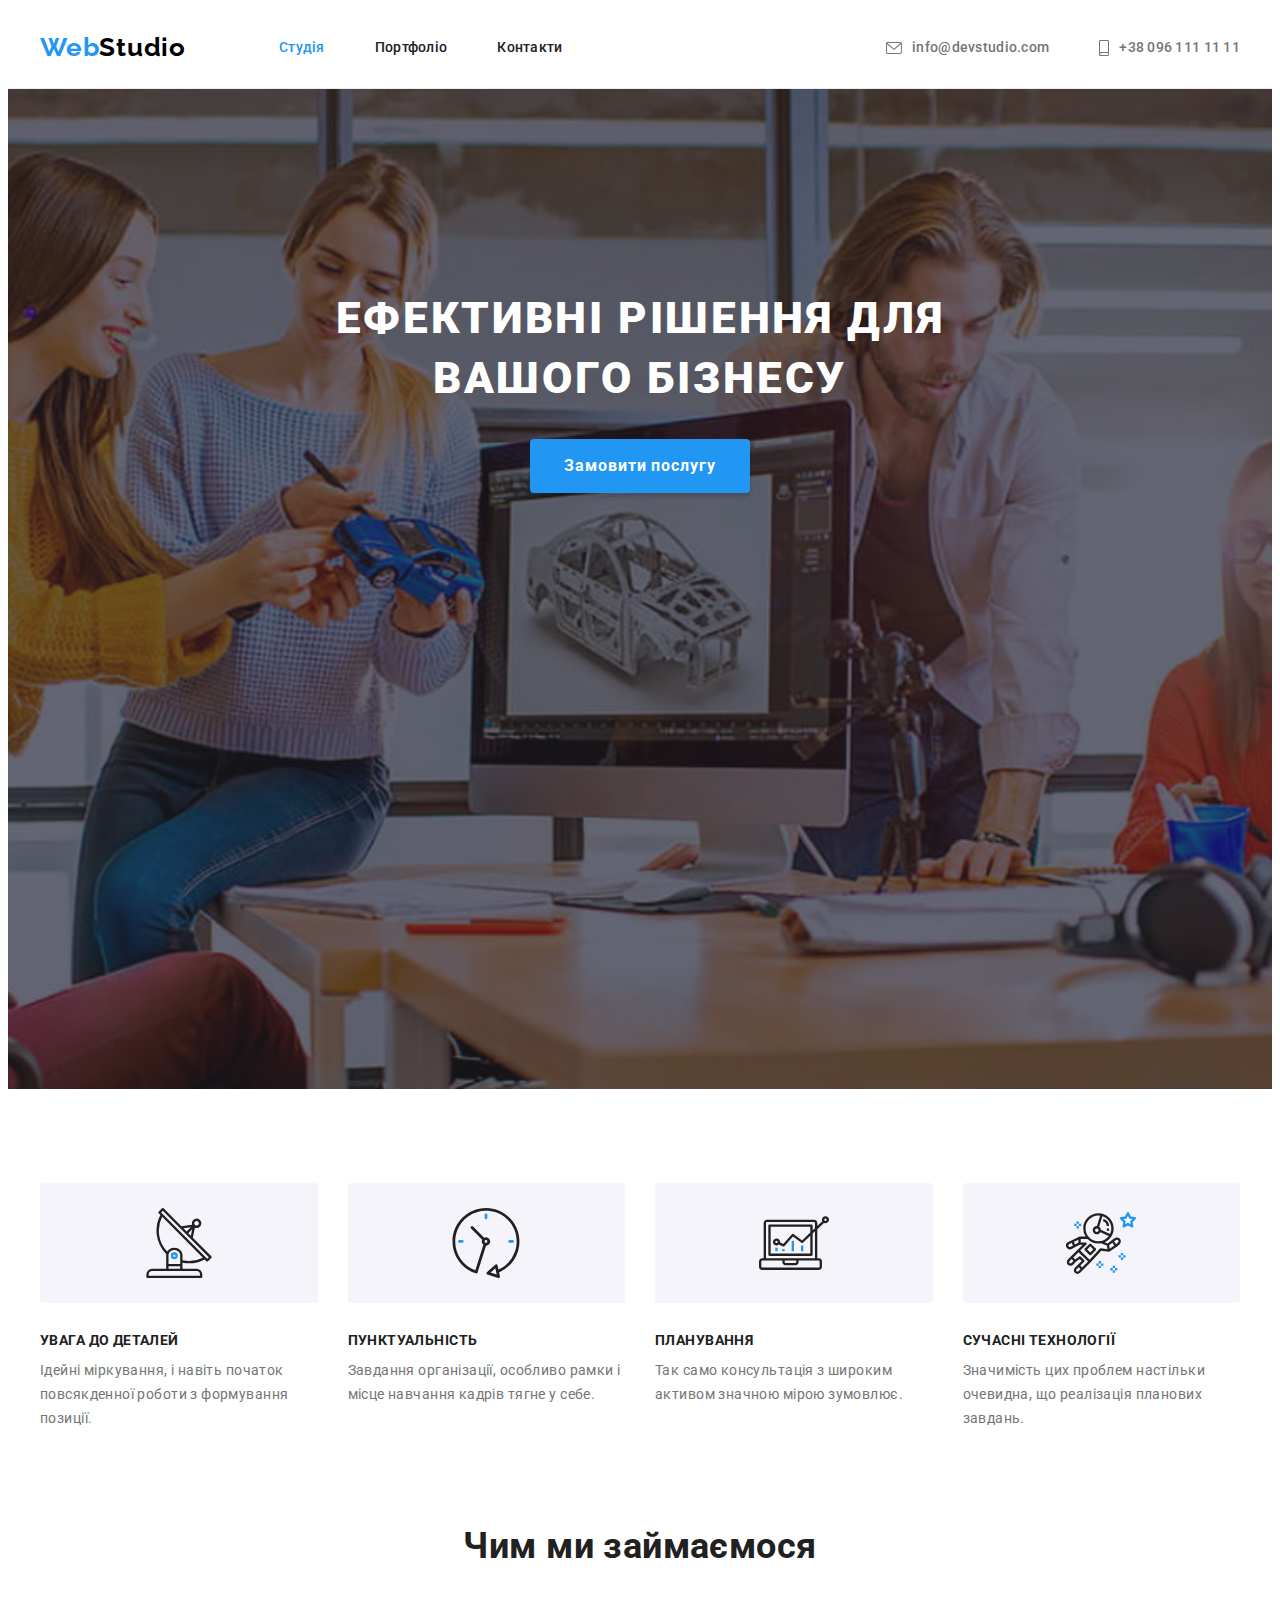
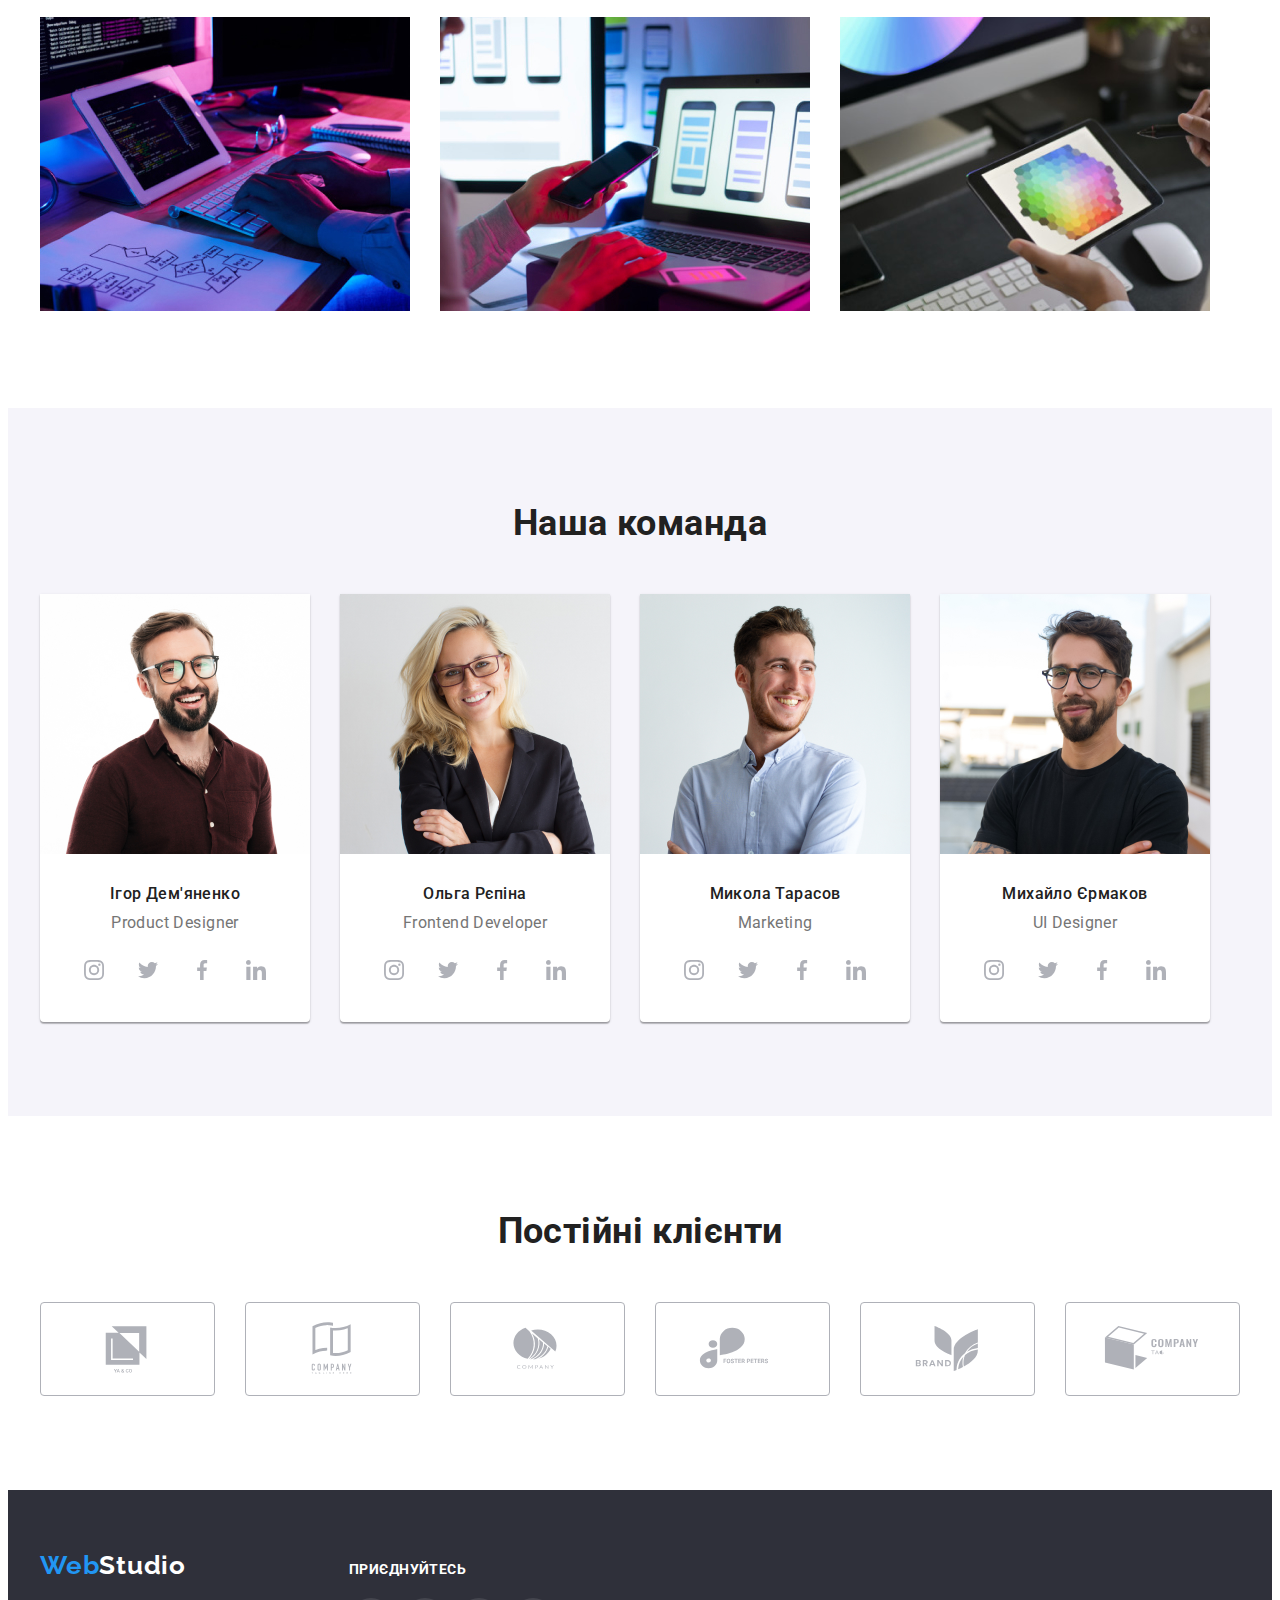
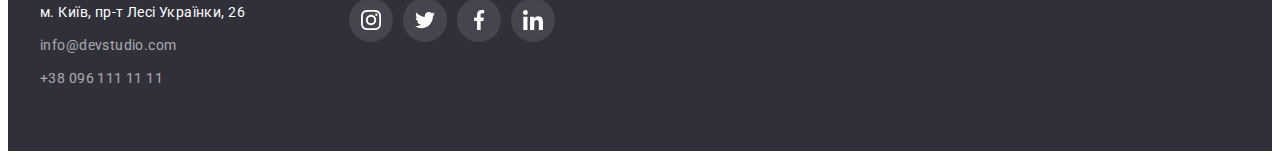
<file: index.html>
<!DOCTYPE html>
<html lang="uk">
  <head>
    <meta charset="UTF-8" />
    <meta http-equiv="X-UA-Compatible" content="IE=edge" />
    <meta name="viewport" content="width=device-width, initial-scale=1.0" />
    <title>Головна</title>
    <link rel="preconnect" href="https://fonts.googleapis.com" />
    <link rel="preconnect" href="https://fonts.gstatic.com" crossorigin />
    <link
      href="https://fonts.googleapis.com/css2?family=Raleway:wght@700&family=Roboto:wght@400;500;700;900&display=swap"
      rel="stylesheet"
    />
    <link
      rel="stylesheet"
      href="https://cdnjs.cloudflare.com/ajax/libs/modern-normalize/1.1.0/modern-normalize.min.css"
      integrity="sha512-wpPYUAdjBVSE4KJnH1VR1HeZfpl1ub8YT/NKx4PuQ5NmX2tKuGu6U/JRp5y+Y8XG2tV+wKQpNHVUX03MfMFn9Q=="
      crossorigin="anonymous"
      referrerpolicy="no-referrer"
    />
    <link rel="stylesheet" href="./css/styles.css" />
  </head>
  <body>
    <!-- Хедер -->
    <header class="header">
      <div class="container">
        <nav class="nav">
          <a href="./index.html" class="logo link">Web<span class="dark-logo">Studio</span></a>
          <ul class="navigation list">
            <li class="item">
              <a href="./index.html" class="link current">Студія</a>
            </li>
            <li class="item">
              <a href="./portfolio.html" class="link">Портфоліо</a>
            </li>
            <li class="item"><a href="#" class="link">Контакти</a></li>
          </ul>
        </nav>
        <ul class="header-contacts list">
          <li>
            <a href="mailto:info@devstudio.com" class="link header-contact">
              <svg class="header-contact-icon" width="16px" height="12px">
                <use href="./images/icons.svg#envelope"></use>
              </svg>
              info@devstudio.com
            </a>
          </li>
          <li>
            <a href="tel:+380961111111" class="link header-contact">
              <svg class="header-contact-icon" width="10px" height="16px">
                <use href="./images/icons.svg#smartphone"></use>
              </svg>
              +38 096 111 11 11
            </a>
          </li>
        </ul>
      </div>
    </header>
    <main>
      <!-- Шапка -->
      <section class="hero">
        <div class="container">
          <h1 class="hero-title">Ефективні рішення для вашого бізнесу</h1>
          <button type="button" class="hero-button">Замовити послугу</button>
        </div>
      </section>
      <!-- Особливості -->
      <section class="section no-bottom-padding">
        <div class="container">
          <h2 class="visually-hidden">Особливості</h2>
          <ul class="features list">
            <li class="item">
              <div class="feature-block">
                <svg class="feature-icon" width="70px" height="70px">
                  <use href="./images/icons.svg#antenna"></use>
                </svg>
              </div>
              <h3 class="feature-title">УВАГА ДО ДЕТАЛЕЙ</h3>
              <p class="feature-text">
                Ідейні міркування, і навіть початок повсякденної роботи з формування позиції.
              </p>
            </li>
            <li class="item">
              <div class="feature-block">
                <svg class="feature-icon" width="70px" height="70px">
                  <use href="./images/icons.svg#clock"></use>
                </svg>
              </div>
              <h3 class="feature-title">ПУНКТУАЛЬНІСТЬ</h3>
              <p class="feature-text">
                Завдання організації, особливо рамки і місце навчання кадрів тягне у себе.
              </p>
            </li>
            <li class="item">
              <div class="feature-block">
                <svg class="feature-icon" width="70px" height="70px">
                  <use href="./images/icons.svg#diagram"></use>
                </svg>
              </div>
              <h3 class="feature-title">ПЛАНУВАННЯ</h3>
              <p class="feature-text">
                Так само консультація з широким активом значною мірою зумовлює.
              </p>
            </li>
            <li class="item">
              <div class="feature-block">
                <svg class="feature-icon" width="70px" height="70px">
                  <use href="./images/icons.svg#astronaut"></use>
                </svg>
              </div>
              <h3 class="feature-title">СУЧАСНІ ТЕХНОЛОГІЇ</h3>
              <p class="feature-text">
                Значимість цих проблем настільки очевидна, що реалізація планових завдань.
              </p>
            </li>
          </ul>
        </div>
      </section>
      <!-- Чим ми займаємося -->
      <section class="section">
        <div class="container">
          <h2 class="section-title">Чим ми займаємося</h2>
          <ul class="examples list">
            <li class="item">
              <a href="#" class="link"
                ><img src="./images/box1.jpg" alt="Десктопні додатки" width="370"
              /></a>
            </li>
            <li class="item">
              <a href="#" class="link"
                ><img src="./images/box2.jpg" alt="Мобільні додатки" width="370"
              /></a>
            </li>
            <li class="item">
              <a href="#" class="link"
                ><img src="./images/box3.jpg" alt="Дизайнерські рішення" width="370"
              /></a>
            </li>
          </ul>
        </div>
      </section>
      <!-- Наша команда -->
      <section class="team section">
        <div class="container">
          <h2 class="section-title">Наша команда</h2>
          <ul class="list team-members">
            <li class="team-card">
              <img class="team-photo" src="./images/team1.jpg" alt="Ігор Дем'яненко" width="270" />
              <div class="team-content">
                <h3 class="team-title">Ігор Дем'яненко</h3>
                <p class="team-position">Product Designer</p>
                <ul class="list team-contacts">
                  <li class="team-contact-item">
                    <a href="#" class="team-contact-link">
                      <svg class="team-contact-icon" width="20px" height="20px">
                        <use href="./images/icons.svg#instagram"></use>
                      </svg>
                    </a>
                  </li>
                  <li class="team-contact-item">
                    <a href="#" class="team-contact-link">
                      <svg class="team-contact-icon" width="20px" height="20px">
                        <use href="./images/icons.svg#twitter"></use>
                      </svg>
                    </a>
                  </li>
                  <li class="team-contact-item">
                    <a href="#" class="team-contact-link">
                      <svg class="team-contact-icon" width="20px" height="20px">
                        <use href="./images/icons.svg#facebook"></use>
                      </svg>
                    </a>
                  </li>
                  <li class="team-contact-item">
                    <a href="#" class="team-contact-link">
                      <svg class="team-contact-icon" width="20px" height="20px">
                        <use href="./images/icons.svg#linkedin"></use>
                      </svg>
                    </a>
                  </li>
                </ul>
              </div>
            </li>
            <li class="team-card">
              <img class="team-photo" src="./images/team2.jpg" alt="Ольга Рєпіна" width="270" />
              <div class="team-content">
                <h3 class="team-title">Ольга Рєпіна</h3>
                <p class="team-position">Frontend Developer</p>
                <ul class="list team-contacts">
                  <li class="team-contact-item">
                    <a href="#" class="team-contact-link">
                      <svg class="team-contact-icon" width="20px" height="20px">
                        <use href="./images/icons.svg#instagram"></use>
                      </svg>
                    </a>
                  </li>
                  <li class="team-contact-item">
                    <a href="#" class="team-contact-link">
                      <svg class="team-contact-icon" width="20px" height="20px">
                        <use href="./images/icons.svg#twitter"></use>
                      </svg>
                    </a>
                  </li>
                  <li class="team-contact-item">
                    <a href="#" class="team-contact-link">
                      <svg class="team-contact-icon" width="20px" height="20px">
                        <use href="./images/icons.svg#facebook"></use>
                      </svg>
                    </a>
                  </li>
                  <li class="team-contact-item">
                    <a href="#" class="team-contact-link">
                      <svg class="team-contact-icon" width="20px" height="20px">
                        <use href="./images/icons.svg#linkedin"></use>
                      </svg>
                    </a>
                  </li>
                </ul>
              </div>
            </li>
            <li class="team-card">
              <img class="team-photo" src="./images/team3.jpg" alt="Микола Тарасов" width="270" />
              <div class="team-content">
                <h3 class="team-title">Микола Тарасов</h3>
                <p class="team-position">Marketing</p>
                <ul class="list team-contacts">
                  <li class="team-contact-item">
                    <a href="#" class="team-contact-link">
                      <svg class="team-contact-icon" width="20px" height="20px">
                        <use href="./images/icons.svg#instagram"></use>
                      </svg>
                    </a>
                  </li>
                  <li class="team-contact-item">
                    <a href="#" class="team-contact-link">
                      <svg class="team-contact-icon" width="20px" height="20px">
                        <use href="./images/icons.svg#twitter"></use>
                      </svg>
                    </a>
                  </li>
                  <li class="team-contact-item">
                    <a href="#" class="team-contact-link">
                      <svg class="team-contact-icon" width="20px" height="20px">
                        <use href="./images/icons.svg#facebook"></use>
                      </svg>
                    </a>
                  </li>
                  <li class="team-contact-item">
                    <a href="#" class="team-contact-link">
                      <svg class="team-contact-icon" width="20px" height="20px">
                        <use href="./images/icons.svg#linkedin"></use>
                      </svg>
                    </a>
                  </li>
                </ul>
              </div>
            </li>
            <li class="team-card">
              <img class="team-photo" src="./images/team4.jpg" alt="Михайло Єрмаков" width="270" />
              <div class="team-content">
                <h3 class="team-title">Михайло Єрмаков</h3>
                <p class="team-position">UI Designer</p>
                <ul class="list team-contacts">
                  <li class="team-contact-item">
                    <a href="#" class="team-contact-link">
                      <svg class="team-contact-icon" width="20px" height="20px">
                        <use href="./images/icons.svg#instagram"></use>
                      </svg>
                    </a>
                  </li>
                  <li class="team-contact-item">
                    <a href="#" class="team-contact-link">
                      <svg class="team-contact-icon" width="20px" height="20px">
                        <use href="./images/icons.svg#twitter"></use>
                      </svg>
                    </a>
                  </li>
                  <li class="team-contact-item">
                    <a href="#" class="team-contact-link">
                      <svg class="team-contact-icon" width="20px" height="20px">
                        <use href="./images/icons.svg#facebook"></use>
                      </svg>
                    </a>
                  </li>
                  <li class="team-contact-item">
                    <a href="#" class="team-contact-link">
                      <svg class="team-contact-icon" width="20px" height="20px">
                        <use href="./images/icons.svg#linkedin"></use>
                      </svg>
                    </a>
                  </li>
                </ul>
              </div>
            </li>
          </ul>
        </div>
      </section>
      <section class="section">
        <div class="container">
          <h2 class="section-title">Постійні клієнти</h2>
          <ul class="clients list">
            <li class="client-item">
              <a href="#" class="client-link"
                ><svg class="client-icon" width="106px" height="60px">
                  <use href="./images/icons.svg#client1"></use></svg
              ></a>
            </li>
            <li class="client-item">
              <a href="#" class="client-link"
                ><svg class="client-icon" width="106px" height="60px">
                  <use href="./images/icons.svg#client2"></use></svg
              ></a>
            </li>
            <li class="client-item">
              <a href="#" class="client-link"
                ><svg class="client-icon" width="106px" height="60px">
                  <use href="./images/icons.svg#client3"></use></svg
              ></a>
            </li>
            <li class="client-item">
              <a href="#" class="client-link"
                ><svg class="client-icon" width="106px" height="60px">
                  <use href="./images/icons.svg#client4"></use></svg
              ></a>
            </li>
            <li class="client-item">
              <a href="#" class="client-link"
                ><svg class="client-icon" width="106px" height="60px">
                  <use href="./images/icons.svg#client5"></use></svg
              ></a>
            </li>
            <li class="client-item">
              <a href="#" class="client-link"
                ><svg class="client-icon" width="106px" height="60px">
                  <use href="./images/icons.svg#client6"></use></svg
              ></a>
            </li>
          </ul>
        </div>
      </section>
    </main>
    <!-- Футер -->
    <footer class="footer">
      <div class="container footer-blocks">
        <div class="address-block">
          <a href="./index.html" class="logo link">Web<span class="light-logo">Studio</span></a>
          <address>
            <ul class="address list">
              <li class="item">
                <a
                  href="https://goo.gl/maps/CPtrU1FHBa2aNyZL9"
                  target="_blank"
                  rel="noopener noreferrer nofollow"
                  class="link"
                  >м. Київ, пр-т Лесі Українки, 26</a
                >
              </li>
              <li class="item">
                <a href="mailto:info@devstudio.com" class="link contact">info@devstudio.com</a>
              </li>
              <li class="item">
                <a href="tel:+380961111111" class="link contact">+38 096 111 11 11</a>
              </li>
            </ul>
          </address>
        </div>
        <div class="social-block">
          <h2 class="socials-title">Приєднуйтесь</h2>
          <ul class="list footer-social">
            <li class="studio-contact-item">
              <a href="#" class="studio-contact-link">
                <svg class="studio-contact-icon" width="20px" height="20px">
                  <use href="./images/icons.svg#instagram"></use>
                </svg>
              </a>
            </li>
            <li class="studio-contact-item">
              <a href="#" class="studio-contact-link">
                <svg class="studio-contact-icon" width="20px" height="20px">
                  <use href="./images/icons.svg#twitter"></use>
                </svg>
              </a>
            </li>
            <li class="studio-contact-item">
              <a href="#" class="studio-contact-link">
                <svg class="studio-contact-icon" width="20px" height="20px">
                  <use href="./images/icons.svg#facebook"></use>
                </svg>
              </a>
            </li>
            <li class="studio-contact-item">
              <a href="#" class="studio-contact-link">
                <svg class="studio-contact-icon" width="20px" height="20px">
                  <use href="./images/icons.svg#linkedin"></use>
                </svg>
              </a>
            </li>
          </ul>
        </div>
      </div>
    </footer>
  </body>
</html>
</file>
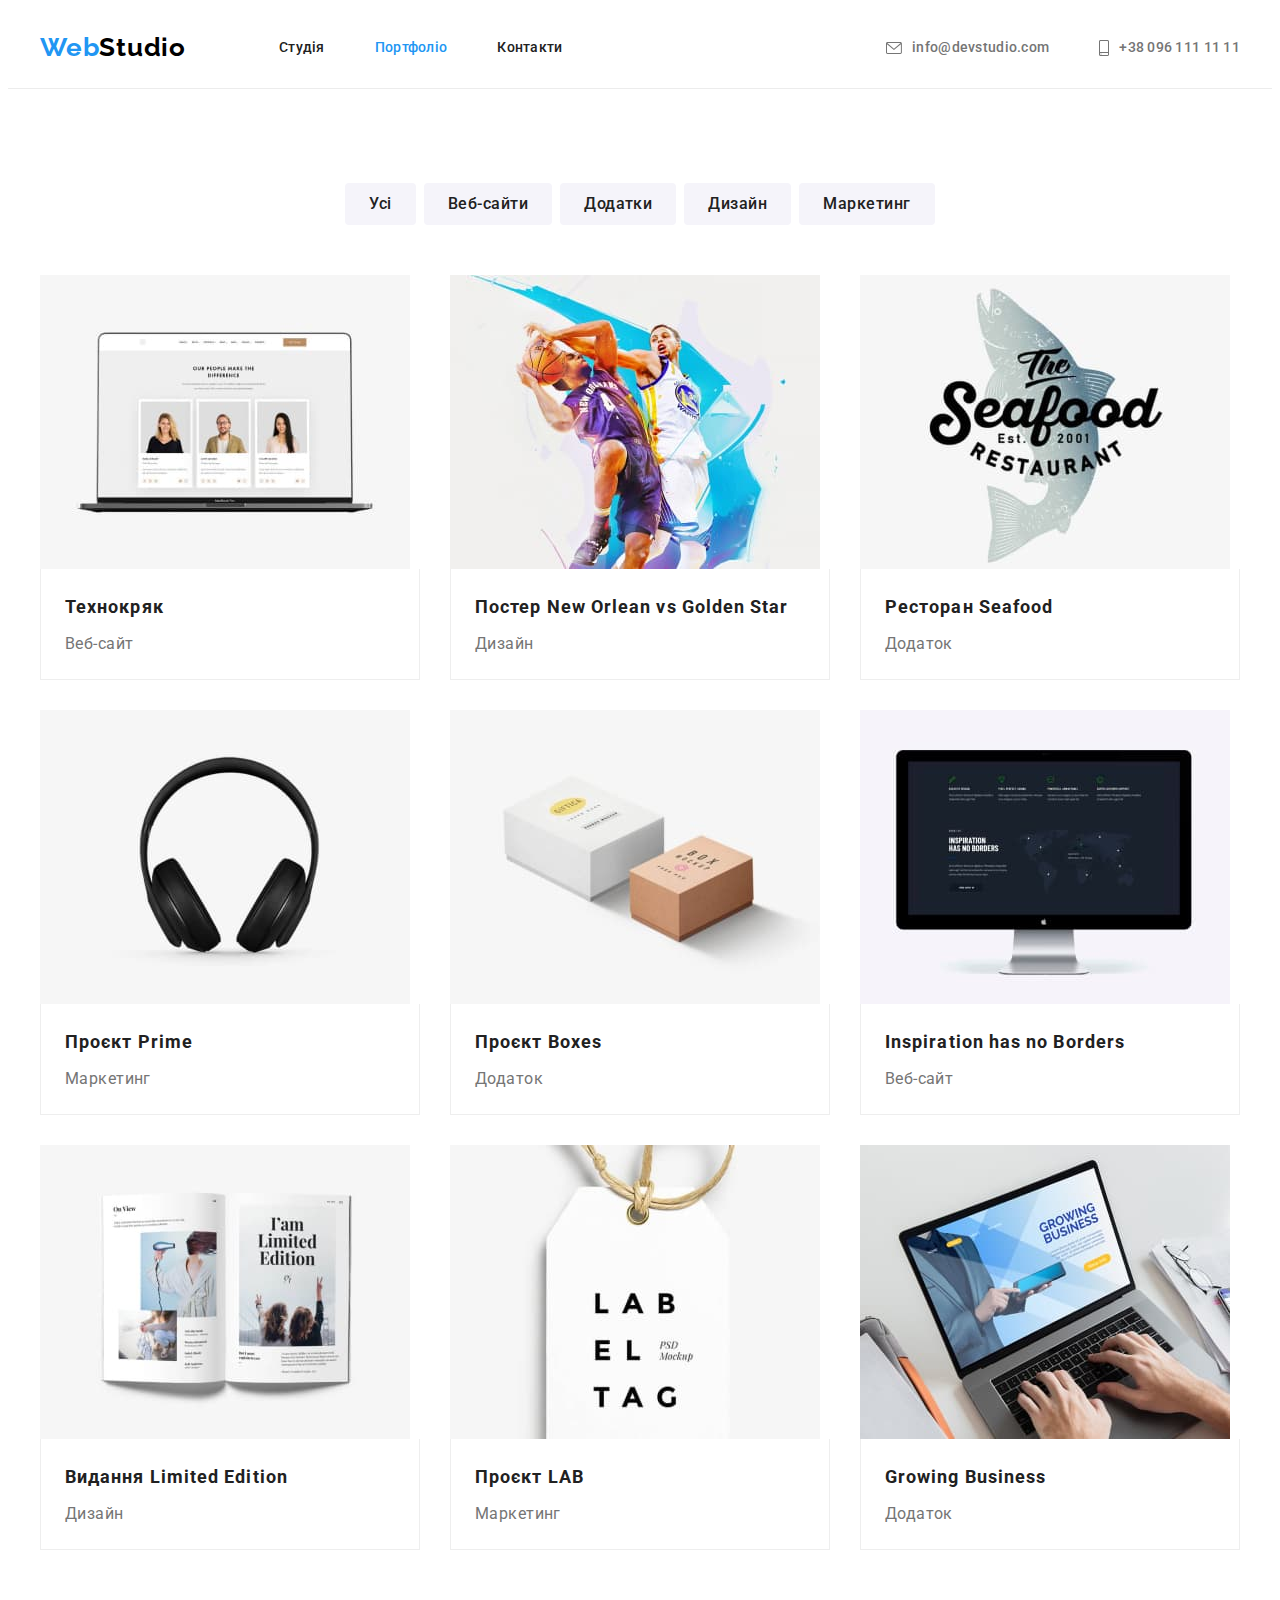
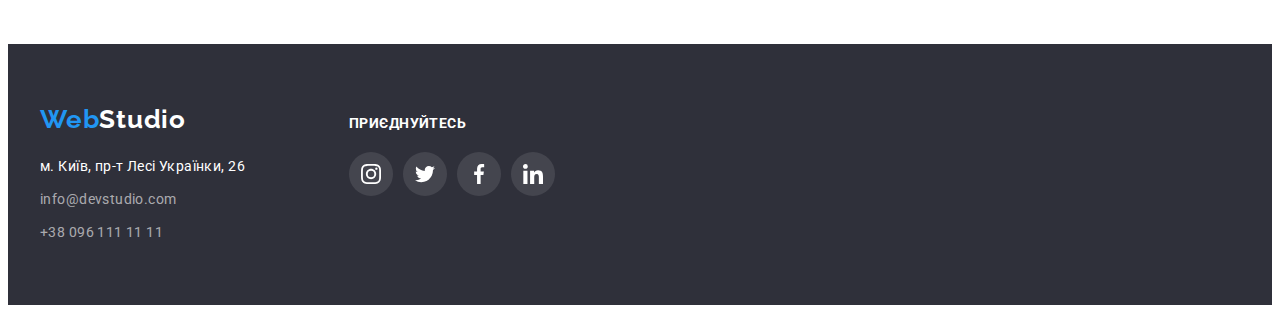
<file: portfolio.html>
<!DOCTYPE html>
<html lang="uk">
  <head>
    <meta charset="UTF-8" />
    <meta http-equiv="X-UA-Compatible" content="IE=edge" />
    <meta name="viewport" content="width=device-width, initial-scale=1.0" />
    <title>Портфоліо</title>
    <link rel="preconnect" href="https://fonts.googleapis.com" />
    <link rel="preconnect" href="https://fonts.gstatic.com" crossorigin />
    <link
      href="https://fonts.googleapis.com/css2?family=Raleway:wght@700&family=Roboto:wght@400;500;700;900&display=swap"
      rel="stylesheet"
    />
    <link
      href="https://fonts.googleapis.com/css2?family=Raleway:wght@700&family=Roboto:wght@400;500;700;900&display=swap"
      rel="stylesheet"
    />
    <link
      rel="stylesheet"
      href="https://cdnjs.cloudflare.com/ajax/libs/modern-normalize/1.1.0/modern-normalize.min.css"
      integrity="sha512-wpPYUAdjBVSE4KJnH1VR1HeZfpl1ub8YT/NKx4PuQ5NmX2tKuGu6U/JRp5y+Y8XG2tV+wKQpNHVUX03MfMFn9Q=="
      crossorigin="anonymous"
      referrerpolicy="no-referrer"
    />
    <link rel="stylesheet" href="./css/styles.css" />
  </head>
  <body>
    <!-- Хедер -->
    <header class="header">
      <div class="container">
        <nav class="nav">
          <a href="./index.html" class="logo link">Web<span class="dark-logo">Studio</span></a>
          <ul class="navigation list">
            <li class="item"><a href="./index.html" class="link">Студія</a></li>
            <li class="item">
              <a href="./portfolio.html" class="link current">Портфоліо</a>
            </li>
            <li class="item"><a href="#" class="link">Контакти</a></li>
          </ul>
        </nav>
        <ul class="header-contacts list">
          <li>
            <a href="mailto:info@devstudio.com" class="link header-contact">
              <svg class="header-contact-icon" width="16px" height="12px">
                <use href="./images/icons.svg#envelope"></use>
              </svg>
              info@devstudio.com
            </a>
          </li>
          <li>
            <a href="tel:+380961111111" class="link header-contact">
              <svg class="header-contact-icon" width="10px" height="16px">
                <use href="./images/icons.svg#smartphone"></use>
              </svg>
              +38 096 111 11 11
            </a>
          </li>
        </ul>
      </div>
    </header>
    <main>
      <!-- Портфоліо -->
      <section class="section">
        <div class="container">
          <h1 class="visually-hidden">Портфоліо</h1>
          <ul class="buttons list">
            <li class="item">
              <button type="button" class="button">Усі</button>
            </li>
            <li class="item">
              <button type="button" class="button">Веб-сайти</button>
            </li>
            <li class="item">
              <button type="button" class="button">Додатки</button>
            </li>
            <li class="item">
              <button type="button" class="button">Дизайн</button>
            </li>
            <li class="item">
              <button type="button" class="button">Маркетинг</button>
            </li>
          </ul>
          <ul class="list projects">
            <li class="project-item">
              <a href="#" class="link"
                ><img
                  class="project-image"
                  src="./images/portfolio1.jpg"
                  alt="Технокряк"
                  width="370"
                />
                <div class="card-content">
                  <h2 class="project-title">Технокряк</h2>
                  <p class="project-description">Веб-сайт</p>
                </div>
              </a>
            </li>
            <li class="project-item">
              <a href="#" class="link"
                ><img
                  class="project-image"
                  src="./images/portfolio2.jpg"
                  alt="Постер New Orlean vs Golden Star"
                />
                <div class="card-content">
                  <h2 class="project-title">Постер New Orlean vs Golden Star</h2>
                  <p class="project-description">Дизайн</p>
                </div>
              </a>
            </li>
            <li class="project-item">
              <a href="#" class="link"
                ><img
                  class="project-image"
                  src="./images/portfolio3.jpg"
                  alt="Ресторан Seafood"
                  width="370"
                />
                <div class="card-content">
                  <h2 class="project-title">Ресторан Seafood</h2>
                  <p class="project-description">Додаток</p>
                </div>
              </a>
            </li>
            <li class="project-item">
              <a href="#" class="link"
                ><img
                  class="project-image"
                  src="./images/portfolio4.jpg"
                  alt="Проєкт Prime"
                  width="370"
                />
                <div class="card-content">
                  <h2 class="project-title">Проєкт Prime</h2>
                  <p class="project-description">Маркетинг</p>
                </div>
              </a>
            </li>
            <li class="project-item">
              <a href="#" class="link"
                ><img
                  class="project-image"
                  src="./images/portfolio5.jpg"
                  alt="Проєкт Boxes"
                  width="370"
                />
                <div class="card-content">
                  <h2 class="project-title">Проєкт Boxes</h2>
                  <p class="project-description">Додаток</p>
                </div>
              </a>
            </li>
            <li class="project-item">
              <a href="#" class="link"
                ><img
                  class="project-image"
                  src="./images/portfolio6.jpg"
                  alt="Inspiration has no Borders"
                  width="370"
                />
                <div class="card-content">
                  <h2 class="project-title">Inspiration has no Borders</h2>
                  <p class="project-description">Веб-сайт</p>
                </div>
              </a>
            </li>
            <li class="project-item">
              <a href="#" class="link"
                ><img
                  class="project-image"
                  src="./images/portfolio7.jpg"
                  alt="Видання Limited Edition"
                  width="370"
                />
                <div class="card-content">
                  <h2 class="project-title">Видання Limited Edition</h2>
                  <p class="project-description">Дизайн</p>
                </div>
              </a>
            </li>
            <li class="project-item">
              <a href="#" class="link"
                ><img
                  class="project-image"
                  src="./images/portfolio8.jpg"
                  alt="Проєкт LAB"
                  width="370"
                />
                <div class="card-content">
                  <h2 class="project-title">Проєкт LAB</h2>
                  <p class="project-description">Маркетинг</p>
                </div>
              </a>
            </li>
            <li class="project-item">
              <a href="#" class="link"
                ><img
                  class="project-image"
                  src="./images/portfolio9.jpg"
                  alt="Growing Business"
                  width="370"
                />
                <div class="card-content">
                  <h2 class="project-title">Growing Business</h2>
                  <p class="project-description">Додаток</p>
                </div>
              </a>
            </li>
          </ul>
        </div>
      </section>
    </main>
    <!-- Футер -->
    <footer class="footer">
      <div class="container footer-blocks">
        <div class="address-block">
          <a href="./index.html" class="logo link">Web<span class="light-logo">Studio</span></a>
          <address>
            <ul class="address list">
              <li class="item">
                <a
                  href="https://goo.gl/maps/CPtrU1FHBa2aNyZL9"
                  target="_blank"
                  rel="noopener noreferrer nofollow"
                  class="link"
                  >м. Київ, пр-т Лесі Українки, 26</a
                >
              </li>
              <li class="item">
                <a href="mailto:info@devstudio.com" class="link contact">info@devstudio.com</a>
              </li>
              <li class="item">
                <a href="tel:+380961111111" class="link contact">+38 096 111 11 11</a>
              </li>
            </ul>
          </address>
        </div>
        <div class="social-block">
          <h2 class="socials-title">Приєднуйтесь</h2>
          <ul class="list footer-social">
            <li class="studio-contact-item">
              <a href="#" class="studio-contact-link">
                <svg class="studio-contact-icon" width="20px" height="20px">
                  <use href="./images/icons.svg#instagram"></use>
                </svg>
              </a>
            </li>
            <li class="studio-contact-item">
              <a href="#" class="studio-contact-link">
                <svg class="studio-contact-icon" width="20px" height="20px">
                  <use href="./images/icons.svg#twitter"></use>
                </svg>
              </a>
            </li>
            <li class="studio-contact-item">
              <a href="#" class="studio-contact-link">
                <svg class="studio-contact-icon" width="20px" height="20px">
                  <use href="./images/icons.svg#facebook"></use>
                </svg>
              </a>
            </li>
            <li class="studio-contact-item">
              <a href="#" class="studio-contact-link">
                <svg class="studio-contact-icon" width="20px" height="20px">
                  <use href="./images/icons.svg#linkedin"></use>
                </svg>
              </a>
            </li>
          </ul>
        </div>
      </div>
    </footer>
  </body>
</html>
</file>
<file: css/styles.css>
:root {
  --primary-text-color: #757575;
  --secondary-text-color: #212121;
  --accent-text-color: #2196f3;
  --white-text-color: #ffffff;
  --icon-color: #afb1b8;
  --secondary-bg-color: #f5f4fa;
  --dark-bg-color: #2f303a;
  --item-gap: 30px;
}

body {
  color: var(--primary-text-color);
  font-family: 'Roboto', 'Verdana', sans-serif;
  font-size: 14px;
  letter-spacing: 0.03em;
}

h1,
h2,
h3,
h4,
h5,
h6,
p,
ul {
  margin: 0;
  padding: 0;
}

.link {
  text-decoration: none;
}

.list {
  list-style: none;
}

.container {
  margin-left: auto;
  margin-right: auto;
  padding-left: 15px;
  padding-right: 15px;
  width: 1200px;
}

.visually-hidden {
  position: absolute;
  white-space: nowrap;
  width: 1px;
  height: 1px;
  overflow: hidden;
  border: 0;
  padding: 0;
  clip: rect(0 0 0 0);
  clip-path: inset(50%);
  margin: -1px;
}

/* Хедер */
.header {
  border-bottom: 1px solid #ececec;
}

.header .container {
  display: flex;
  align-items: center;
}

.logo {
  display: block;
  padding-top: 24px;
  padding-bottom: 25px;
  margin-right: 93px;

  color: var(--accent-text-color);
  font-family: 'Raleway', sans-serif;
  font-style: normal;
  font-weight: 700;
  font-size: 26px;
  line-height: 1.19;
  letter-spacing: 0.03em;
}

.dark-logo {
  color: #000000;
}

.nav {
  display: flex;
  align-items: center;
}

.navigation {
  display: flex;
  align-items: center;
  gap: 50px;
}

.navigation .link {
  display: block;
  padding-top: 32px;
  padding-bottom: 32px;

  color: var(--secondary-text-color);
  font-weight: 500;
  font-size: 14px;
  line-height: 1.14;
  letter-spacing: 0.02em;
}

.navigation .link:hover,
.navigation .link:focus {
  color: var(--accent-text-color);
}

.navigation .current {
  color: var(--accent-text-color);
}

.header-contacts {
  display: flex;
  align-items: center;
  margin-left: auto;
  gap: 50px;
}

.header-contact {
  display: flex;
  padding-top: 32px;
  padding-bottom: 32px;
  gap: 10px;
  align-items: center;

  color: var(--primary-text-color);
  font-weight: 500;
  line-height: 1.14;
  letter-spacing: 0.02em;
}

.header-contact:hover,
.header-contact:focus {
  color: var(--accent-text-color);
}

.header-contact-icon {
  fill: currentColor;
}

/* Шапка */

.section {
  padding-top: 94px;
  padding-bottom: 94px;
}

.hero {
  margin: 0 auto;
  min-height: 600px;
  max-width: 1600px;
  padding-top: 200px;
  padding-bottom: 200px;
  background-image: linear-gradient(to right, rgba(47, 48, 58, 0.4), rgba(47, 48, 58, 0.4)),
    url('../images/hero.jpg');
  background-color: #c4c4c4;
  background-position: center;
  background-size: cover;
  background-repeat: no-repeat;
  text-align: center;
}

.hero-title {
  width: 696px;
  margin-bottom: 30px;
  margin-left: auto;
  margin-right: auto;

  color: var(--white-text-color);
  font-weight: 900;
  font-size: 44px;
  line-height: 1.36;
  text-align: center;
  letter-spacing: 0.06em;
  text-transform: uppercase;
}

.hero-button {
  display: inline-block;
  padding: 10px 32px;
  border-radius: 4px;
  border-color: transparent;
  box-shadow: 0px 4px 4px rgba(0, 0, 0, 0.15);

  color: var(--white-text-color);
  background-color: var(--accent-text-color);
  font-family: inherit;
  font-weight: 700;
  font-size: 16px;
  line-height: 1.88;
  align-items: center;
  text-align: center;
  letter-spacing: 0.06em;
  cursor: pointer;
}

.hero-button:hover,
.hero-button:focus {
  background-color: #188ce8;
}

/* Особливості & Чим ми займаємось */
.section.no-bottom-padding {
  padding-bottom: 0;
}

.features {
  display: flex;
  gap: var(--item-gap);
}

.features .item {
  flex-basis: calc((100% - 90px) / 4);
}

.feature-block {
  display: flex;
  justify-content: center;
  align-items: center;
  min-height: 120px;
  margin-bottom: 30px;
  background-color: var(--secondary-bg-color);
  border-radius: 4px;
}

.feature-title {
  margin-bottom: 10px;

  color: var(--secondary-text-color);
  font-weight: 700;
  font-size: 14px;
  line-height: 1.14;
  text-transform: uppercase;
}

.feature-text {
  line-height: 1.71;
}

.section-title {
  margin-bottom: 50px;

  color: var(--secondary-text-color);
  font-weight: 700;
  font-size: 36px;
  line-height: 1.17;
  text-align: center;
}

.examples {
  display: flex;
  gap: var(--item-gap);
}

/* Команда */

.team {
  background-color: var(--secondary-bg-color);
}

.team-members {
  display: flex;
  gap: var(--item-gap);
}

.team-card {
  background-color: #ffffff;
  box-shadow: 0px 1px 3px rgba(0, 0, 0, 0.12), 0px 1px 1px rgba(0, 0, 0, 0.14),
    0px 2px 1px rgba(0, 0, 0, 0.2);
  border-radius: 0px 0px 4px 4px;
}

.team-photo {
  display: block;
}

.team-title {
  margin-bottom: 10px;

  color: var(--secondary-text-color);
  font-weight: 500;
  font-size: 16px;
  line-height: 1.19;
  text-align: center;
}

.team-position {
  font-size: 16px;
  line-height: 1.19;
  text-align: center;
  margin-bottom: 16px;
}

.team-content {
  padding-top: var(--item-gap);
  padding-bottom: var(--item-gap);
}

.team-contacts {
  display: flex;
  gap: 10px;
  padding-left: 32px;
  padding-right: 32px;
}

.team-contact-item {
  width: 44px;
  height: 44px;
}

.team-contact-link {
  display: flex;
  justify-content: center;
  align-items: center;
  width: 100%;
  height: 100%;
  border-radius: 50%;
  color: var(--icon-color);
}

.team-contact-icon {
  fill: currentColor;
}

.team-contact-link:hover,
.team-contact-link:focus {
  background-color: var(--accent-text-color);
  color: var(--white-text-color);
}

/* Клієнти */

.clients {
  display: flex;
  gap: 30px;
}

.client-item {
  flex-basis: calc((100% - 150px) / 6);
}

.client-link {
  display: flex;
  justify-content: center;
  align-items: center;
  min-height: 92px;
  border: 1px solid var(--icon-color);
  border-radius: 4px;
  color: var(--icon-color);
}

.client-icon {
  fill: currentColor;
}

.client-link:hover,
.client-link:focus {
  border-color: var(--accent-text-color);
  color: var(--accent-text-color);
}

/* Футер */

.footer {
  padding-top: 60px;
  padding-bottom: 60px;
  background-color: var(--dark-bg-color);
}

.footer .logo {
  margin-bottom: 20px;
  padding: 0;
}

.light-logo {
  color: #ffffff;
}

.address .item:not(:last-child) {
  margin-bottom: 9px;
}

.address a {
  color: var(--white-text-color);
  font-style: normal;
  font-size: 14px;
  line-height: 1.71;
}

.address a:hover,
.address a:focus {
  color: var(--accent-text-color);
}

.address .contact {
  color: rgba(255, 255, 255, 0.6);
}

.footer-blocks {
  display: flex;
  gap: 70px;
  align-items: baseline;
}

.footer-social {
  display: flex;
  gap: 10px;
}

.socials-title {
  margin-bottom: 20px;
  color: var(--white-text-color);
  font-size: 14px;
  line-height: 1.14;
  text-transform: uppercase;
}

.studio-contact-item {
  width: 44px;
  height: 44px;
}

.studio-contact-link {
  display: flex;
  justify-content: center;
  align-items: center;
  width: 100%;
  height: 100%;

  border-radius: 50%;
  background-color: rgba(255, 255, 255, 0.1);
  color: var(--white-text-color);
}

.studio-contact-icon {
  fill: currentColor;
}

.studio-contact-link:hover,
.studio-contact-link:focus {
  background-color: var(--accent-text-color);
}

/* Портфоліо */
.buttons {
  display: flex;
  gap: 8px;
  justify-content: center;
  margin-bottom: 50px;
}

.button {
  display: inline-block;
  padding: 6px 22px;
  border-color: transparent;
  border-radius: 4px;

  color: var(--secondary-text-color);
  background-color: var(--secondary-bg-color);
  cursor: pointer;
  font-family: inherit;
  font-style: normal;
  font-weight: 500;
  font-size: 16px;
  line-height: 1.62;
  text-align: center;
  letter-spacing: 0.03em;
}

.button:hover,
.button:focus {
  color: var(--white-text-color);
  background-color: var(--accent-text-color);
  box-shadow: 0px 3px 1px rgba(0, 0, 0, 0.1), 0px 1px 2px rgba(0, 0, 0, 0.08),
    0px 2px 2px rgba(0, 0, 0, 0.12);
}

.projects {
  display: flex;
  flex-wrap: wrap;
  gap: var(--item-gap);
}

.project-item {
  flex-basis: calc((100% - 2 * var(--item-gap)) / 3);
}

.project-item:hover,
.project-item:focus {
  box-shadow: 0px 1px 1px rgba(0, 0, 0, 0.12), 0px 4px 4px rgba(0, 0, 0, 0.06),
    1px 4px 6px rgba(0, 0, 0, 0.16);
}

.project-image {
  display: block;
  max-width: 100%;
  height: auto;
}

.card-content {
  padding: 20px 24px;
  border-left: 1px solid #eeeeee;
  border-right: 1px solid #eeeeee;
  border-bottom: 1px solid #eeeeee;
}

.project-title {
  margin-bottom: 4px;

  color: var(--secondary-text-color);
  font-weight: 700;
  font-size: 18px;
  line-height: 2;
  letter-spacing: 0.06em;
}

.project-description {
  color: var(--primary-text-color);
  font-size: 16px;
  line-height: 1.88;
}
</file>
